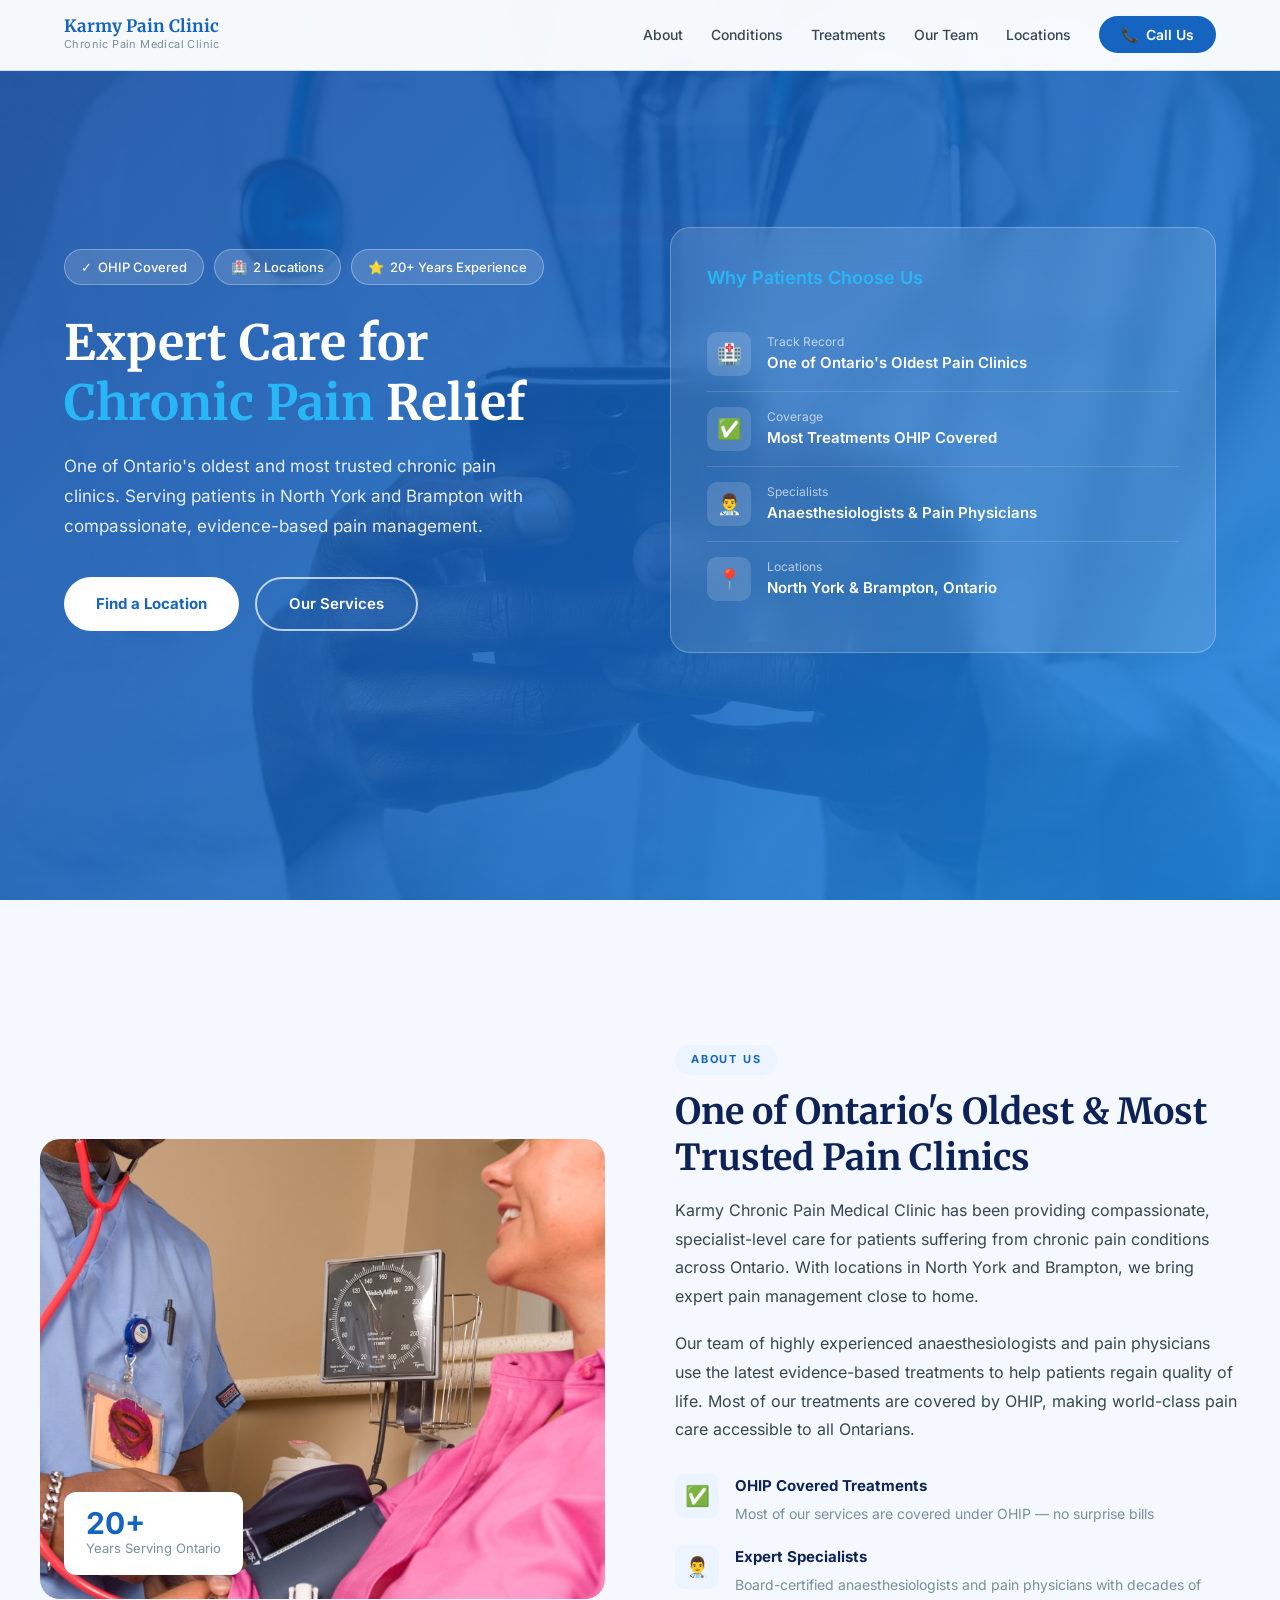
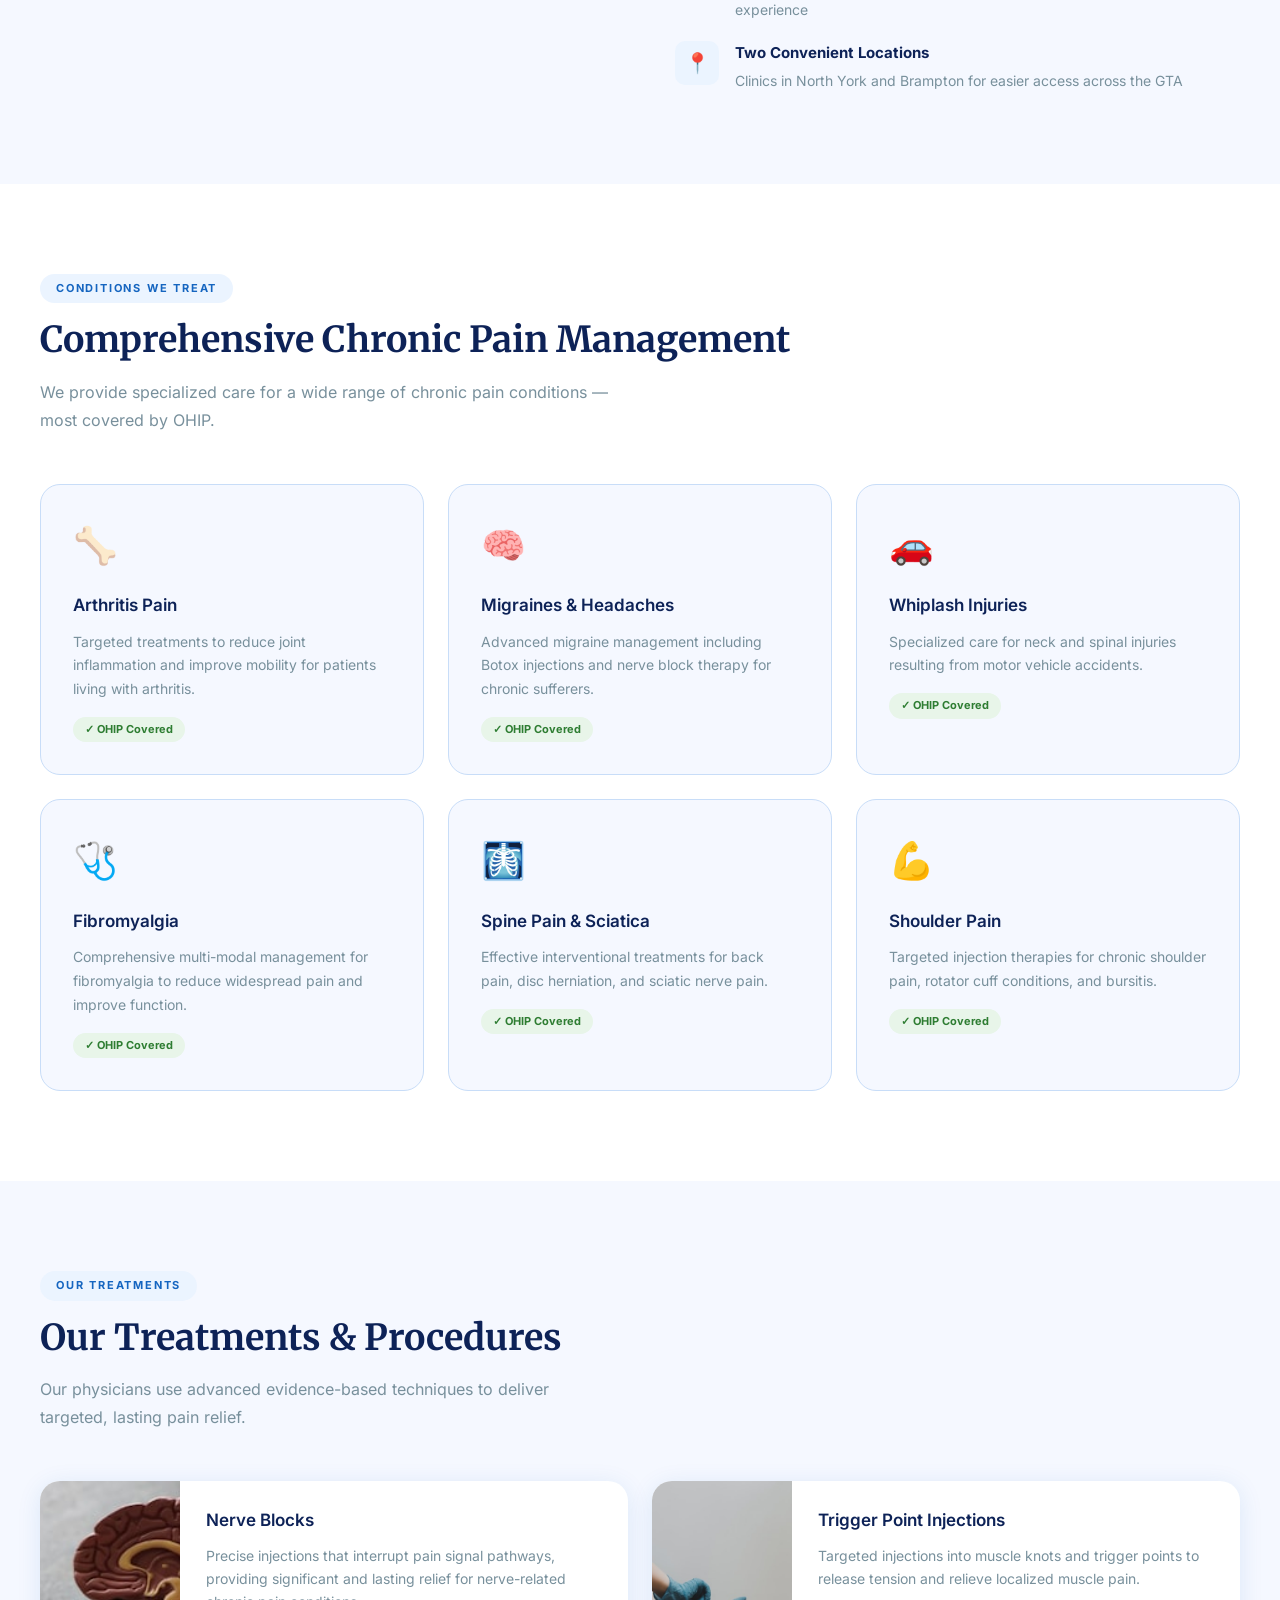
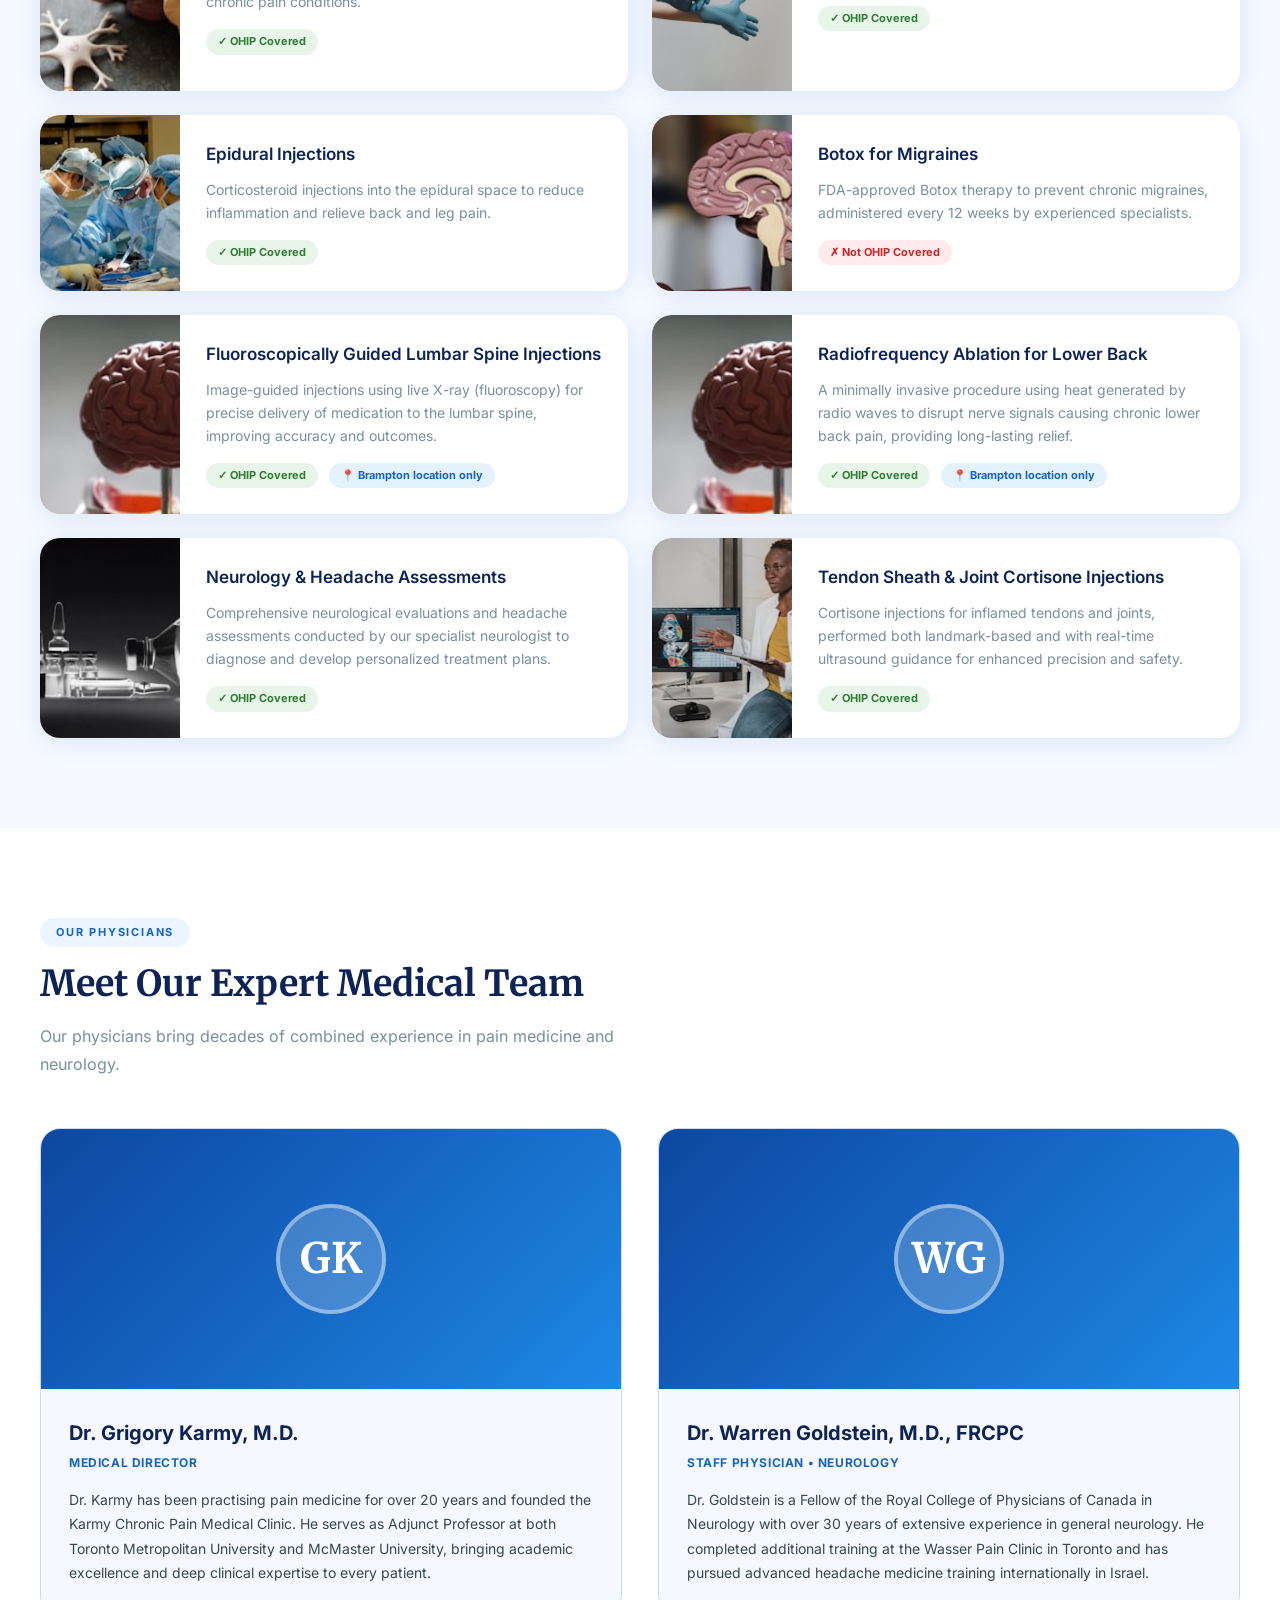
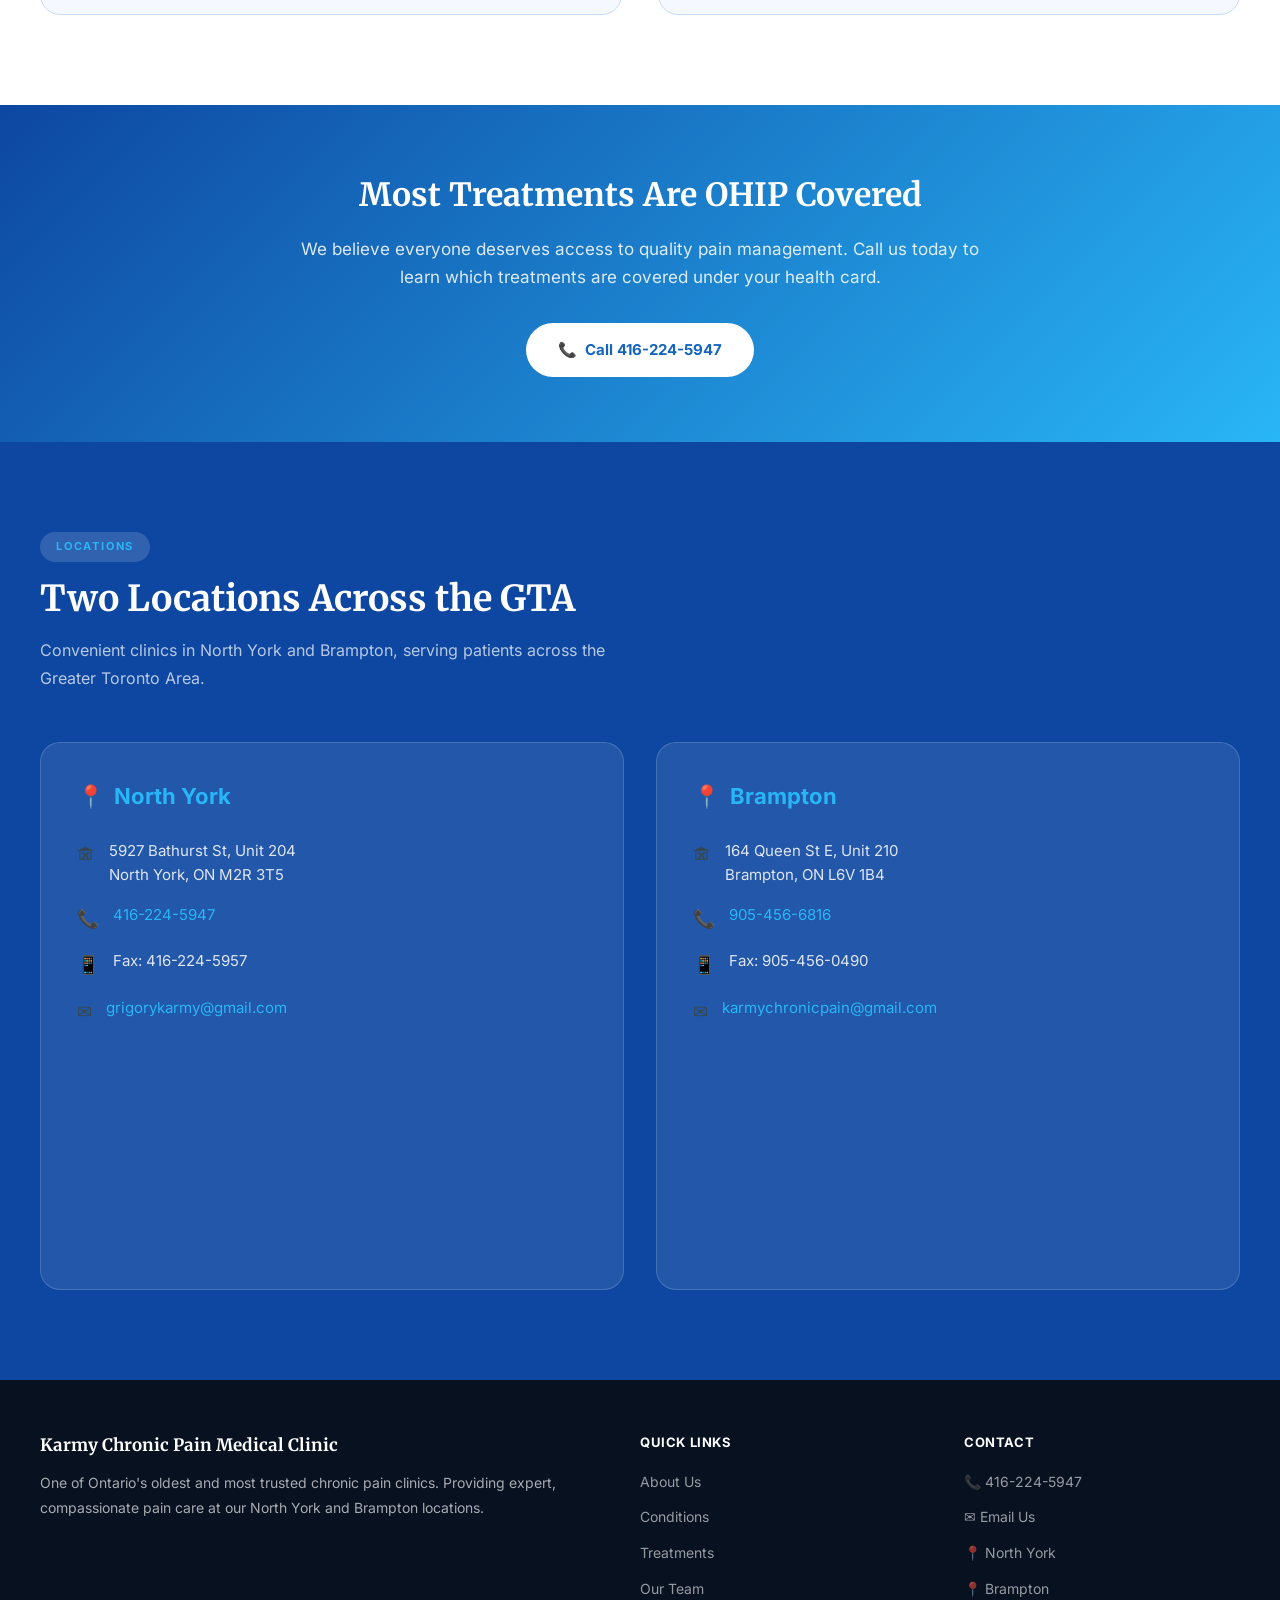
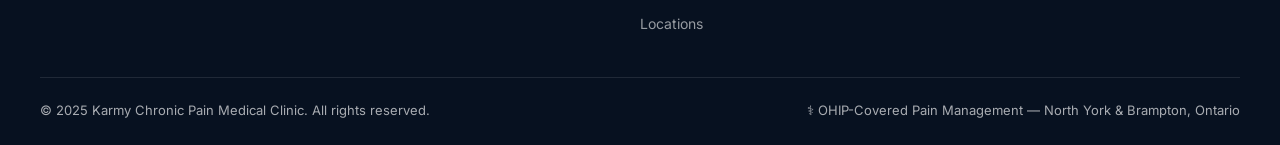
<file: index.html>
<!DOCTYPE html>
<html lang="en">
<head>
    <meta charset="UTF-8">
    <meta name="viewport" content="width=device-width, initial-scale=1.0">
    <meta name="color-scheme" content="light">

    <!-- ═══ PRIMARY SEO META TAGS ════════════════════════════════ -->
    <title>Karmy Chronic Pain Medical Clinic | Pain Specialist &amp; Neurologist in North York &amp; Brampton, Ontario</title>
    <meta name="description" content="Karmy Chronic Pain Medical Clinic — one of Ontario's oldest OHIP-covered pain clinics. Expert pain specialists and neurologist treating arthritis, migraines, sciatica, fibromyalgia, and whiplash in North York and Brampton. Nerve blocks, epidural injections, Botox for migraines, radiofrequency ablation, and more.">
    <meta name="keywords" content="pain clinic North York, pain clinic Brampton, pain clinic GTA, pain clinic Toronto, chronic pain treatment Ontario, OHIP pain clinic, pain management Toronto, pain specialist North York, pain doctor Brampton, neurologist North York, neurologist GTA, headache specialist Toronto, migraine specialist Toronto, anaesthesiologist pain clinic Ontario, nerve block North York, epidural injection Toronto, trigger point injection, Botox migraine North York, radiofrequency ablation Brampton, fluoroscopy guided injection, tendon sheath injection, joint cortisone injection ultrasound, arthritis treatment Toronto, fibromyalgia clinic Ontario, sciatica treatment North York, whiplash treatment Toronto, spine pain clinic GTA, shoulder pain clinic Toronto, Dr Grigory Karmy, Dr Warren Goldstein neurologist, Karmy pain clinic, Karmy Chronic Pain Medical Clinic, pain clinic Bathurst Street North York, Queen Street Brampton pain clinic, OHIP covered pain treatment, chronic pain Ontario, pain management clinic GTA, pain clinic near me Toronto">
    <meta name="robots" content="index, follow, max-snippet:-1, max-image-preview:large, max-video-preview:-1">
    <meta name="author" content="Karmy Chronic Pain Medical Clinic">
    <meta name="copyright" content="Karmy Chronic Pain Medical Clinic">

    <!-- ═══ GEO / LOCAL SEO ═══════════════════════════════════════ -->
    <meta name="geo.region" content="CA-ON">
    <meta name="geo.placename" content="North York, Ontario, Canada">
    <meta name="geo.position" content="43.7775;-79.4456">
    <meta name="ICBM" content="43.7775, -79.4456">

    <!-- ═══ CANONICAL URL ════════════════════════════════════════
         UPDATE this to your actual domain when you publish the site -->
    <link rel="icon" href="favicon.svg" type="image/svg+xml">
    <link rel="canonical" href="https://northyorkpainclinic.com/">

    <!-- ═══ OPEN GRAPH (Facebook / LinkedIn / general social) ════ -->
    <meta property="og:type" content="website">
    <meta property="og:site_name" content="Karmy Chronic Pain Medical Clinic">
    <meta property="og:url" content="https://northyorkpainclinic.com/">
    <meta property="og:title" content="Karmy Chronic Pain Medical Clinic | Pain Specialist & Neurologist – North York & Brampton">
    <meta property="og:description" content="One of Ontario's oldest OHIP-covered chronic pain clinics. Expert pain physicians and neurologist serving North York, Brampton, and the GTA. Most treatments covered by OHIP.">
    <meta property="og:image" content="https://northyorkpainclinic.com/assets/images/social-preview.jpg">
    <meta property="og:image:width" content="1200">
    <meta property="og:image:height" content="630">
    <meta property="og:image:alt" content="Karmy Chronic Pain Medical Clinic – professional medical clinic">
    <meta property="og:locale" content="en_CA">

    <!-- ═══ TWITTER / X CARD ════════════════════════════════════ -->
    <meta name="twitter:card" content="summary_large_image">
    <meta name="twitter:title" content="Karmy Chronic Pain Medical Clinic | Pain Specialist & Neurologist – North York & Brampton">
    <meta name="twitter:description" content="OHIP-covered chronic pain treatment in North York and Brampton. Nerve blocks, epidural injections, Botox for migraines, radiofrequency ablation, and more.">
    <meta name="twitter:image" content="https://northyorkpainclinic.com/assets/images/social-preview.jpg">

    <link href="assets/fonts/fonts.css" rel="stylesheet">
    <style>
        *, *::before, *::after { margin: 0; padding: 0; box-sizing: border-box; }

        :root {
            --primary:       #1565C0;
            --primary-dark:  #0D47A1;
            --primary-light: #1E88E5;
            --accent:        #29B6F6;
            --bg-light:      #EBF4FF;
            --bg-section:    #F5F8FF;
            --white:         #FFFFFF;
            --text-dark:     #0D2257;
            --text-body:     #37474F;
            --text-muted:    #78909C;
            --border:        #C8DDF8;
            --shadow:        0 4px 24px rgba(21,101,192,0.11);
            --shadow-hover:  0 10px 36px rgba(21,101,192,0.20);
            --radius:        12px;
            --radius-lg:     20px;
        }

        html { scroll-behavior: smooth; }

        body {
            font-family: 'Inter', sans-serif;
            background: var(--white);
            color: var(--text-body);
            line-height: 1.6;
            overflow-x: hidden;
        }

        /* ── NAV ─────────────────────────────────────── */
        nav {
            position: fixed;
            top: 0; width: 100%;
            z-index: 1000;
            background: rgba(255,255,255,0.96);
            backdrop-filter: blur(12px);
            border-bottom: 1px solid var(--border);
            transition: box-shadow .3s;
        }
        nav.scrolled { box-shadow: var(--shadow); }

        .nav-container {
            max-width: 1200px;
            margin: 0 auto;
            padding: 0 24px;
            display: flex;
            align-items: center;
            justify-content: space-between;
            height: 70px;
        }

        .nav-logo-name {
            font-family: 'Merriweather', serif;
            font-size: 17px;
            font-weight: 700;
            color: var(--primary);
            line-height: 1.2;
        }
        .nav-logo-sub {
            font-size: 11px;
            color: var(--text-muted);
            letter-spacing: .4px;
        }

        .nav-links {
            display: flex;
            list-style: none;
            gap: 28px;
            align-items: center;
        }
        .nav-links a {
            text-decoration: none;
            color: var(--text-body);
            font-size: 14px;
            font-weight: 500;
            transition: color .2s;
        }
        .nav-links a:hover { color: var(--primary); }

        .nav-cta {
            background: var(--primary) !important;
            color: var(--white) !important;
            padding: 10px 22px;
            border-radius: 50px;
            font-weight: 600 !important;
            transition: background .2s, transform .2s !important;
        }
        .nav-cta:hover {
            background: var(--primary-dark) !important;
            transform: translateY(-1px);
        }

        /* hamburger */
        .hamburger {
            display: none;
            flex-direction: column;
            gap: 5px;
            cursor: pointer;
            background: none;
            border: none;
            padding: 4px;
        }
        .hamburger span {
            display: block; width: 25px; height: 2px;
            background: var(--primary); border-radius: 2px;
            transition: all .3s;
        }
        .hamburger.active span:nth-child(1) { transform: rotate(45deg) translate(5px,5px); }
        .hamburger.active span:nth-child(2) { opacity: 0; }
        .hamburger.active span:nth-child(3) { transform: rotate(-45deg) translate(5px,-5px); }

        .mobile-menu {
            display: none;
            flex-direction: column;
            background: var(--white);
            border-top: 1px solid var(--border);
            padding: 12px 24px 20px;
        }
        .mobile-menu.open { display: flex; }
        .mobile-menu a {
            text-decoration: none;
            color: var(--text-body);
            font-size: 15px;
            font-weight: 500;
            padding: 13px 0;
            border-bottom: 1px solid var(--border);
        }
        .mobile-menu a:last-child {
            border-bottom: none;
            color: var(--primary);
            font-weight: 700;
        }

        /* ── HERO ────────────────────────────────────── */
        .hero {
            min-height: 100vh;
            background: linear-gradient(135deg, var(--primary-dark) 0%, var(--primary) 55%, var(--primary-light) 100%);
            display: flex;
            align-items: center;
            position: relative;
            overflow: hidden;
            padding-top: 70px;
        }
        .hero::before {
            content: '';
            position: absolute; inset: 0;
            background: url('assets/images/hero-background.jpg') center/cover no-repeat;
            opacity: .13;
        }

        .hero-content {
            position: relative;
            max-width: 1200px;
            margin: 0 auto;
            padding: 80px 24px;
            display: grid;
            grid-template-columns: 1fr 1fr;
            gap: 60px;
            align-items: center;
        }

        .hero-badges {
            display: flex; flex-wrap: wrap; gap: 10px;
            margin-bottom: 28px;
        }
        .badge {
            background: rgba(255,255,255,.15);
            border: 1px solid rgba(255,255,255,.3);
            color: var(--white);
            padding: 7px 16px;
            border-radius: 50px;
            font-size: 13px;
            font-weight: 500;
        }

        .hero-text h1 {
            font-family: 'Merriweather', serif;
            font-size: clamp(30px, 3.8vw, 50px);
            font-weight: 700;
            color: var(--white);
            line-height: 1.22;
            margin-bottom: 20px;
        }
        .hero-text h1 span { color: var(--accent); }

        .hero-text p {
            font-size: 17px;
            color: rgba(255,255,255,.88);
            line-height: 1.75;
            margin-bottom: 36px;
            max-width: 480px;
        }

        .hero-buttons { display: flex; gap: 16px; flex-wrap: wrap; }

        .btn-primary {
            background: var(--white);
            color: var(--primary);
            padding: 15px 32px;
            border-radius: 50px;
            text-decoration: none;
            font-weight: 700;
            font-size: 15px;
            transition: transform .2s, box-shadow .2s;
            display: inline-block;
        }
        .btn-primary:hover { transform: translateY(-2px); box-shadow: 0 8px 24px rgba(0,0,0,.18); }

        .btn-outline {
            border: 2px solid rgba(255,255,255,.7);
            color: var(--white);
            padding: 13px 32px;
            border-radius: 50px;
            text-decoration: none;
            font-weight: 600;
            font-size: 15px;
            transition: background .2s, transform .2s;
            display: inline-block;
        }
        .btn-outline:hover { background: rgba(255,255,255,.15); transform: translateY(-2px); }

        /* hero info card */
        .hero-card {
            background: rgba(255,255,255,.12);
            backdrop-filter: blur(16px);
            border: 1px solid rgba(255,255,255,.25);
            border-radius: var(--radius-lg);
            padding: 36px;
            color: var(--white);
        }
        .hero-card h3 { font-size: 18px; font-weight: 600; margin-bottom: 24px; color: var(--accent); }

        .hero-stat {
            display: flex; align-items: flex-start; gap: 16px;
            padding: 15px 0;
            border-bottom: 1px solid rgba(255,255,255,.15);
        }
        .hero-stat:last-child { border-bottom: none; }
        .stat-icon {
            width: 44px; height: 44px; flex-shrink: 0;
            background: rgba(255,255,255,.15);
            border-radius: 10px;
            display: flex; align-items: center; justify-content: center;
            font-size: 20px;
        }
        .stat-label { font-size: 12px; color: rgba(255,255,255,.65); }
        .stat-value { font-size: 15px; font-weight: 600; }

        /* ── SHARED SECTION STYLES ───────────────────── */
        section { padding: 90px 24px; }

        .section-inner { max-width: 1200px; margin: 0 auto; }

        .section-tag {
            display: inline-block;
            background: var(--bg-light);
            color: var(--primary);
            font-size: 11px;
            font-weight: 700;
            letter-spacing: 1.8px;
            text-transform: uppercase;
            padding: 6px 16px;
            border-radius: 50px;
            margin-bottom: 14px;
        }
        .section-title {
            font-family: 'Merriweather', serif;
            font-size: clamp(24px, 2.8vw, 36px);
            font-weight: 700;
            color: var(--text-dark);
            line-height: 1.3;
            margin-bottom: 14px;
        }
        .section-subtitle {
            font-size: 16px;
            color: var(--text-muted);
            line-height: 1.75;
            max-width: 580px;
        }

        /* ── ABOUT ───────────────────────────────────── */
        .about { background: var(--bg-section); }

        .about-grid {
            display: grid;
            grid-template-columns: 1fr 1fr;
            gap: 70px;
            align-items: center;
            margin-top: 55px;
        }

        .about-image { position: relative; border-radius: var(--radius-lg); overflow: hidden; }
        .about-image img {
            width: 100%; height: 460px;
            object-fit: cover; display: block;
        }
        .about-image-badge {
            position: absolute; bottom: 24px; left: 24px;
            background: var(--white);
            border-radius: var(--radius);
            padding: 16px 22px;
            box-shadow: var(--shadow);
        }
        .about-image-badge .num { font-size: 30px; font-weight: 700; color: var(--primary); line-height: 1; }
        .about-image-badge .lbl { font-size: 13px; color: var(--text-muted); }

        .about-text p { font-size: 16px; line-height: 1.8; margin-bottom: 18px; }

        .about-features { display: flex; flex-direction: column; gap: 18px; margin-top: 30px; }
        .about-feature { display: flex; align-items: flex-start; gap: 16px; }
        .feature-icon {
            width: 44px; height: 44px; flex-shrink: 0;
            background: var(--bg-light);
            border-radius: 10px;
            display: flex; align-items: center; justify-content: center;
            font-size: 20px;
        }
        .feature-text strong { display: block; font-size: 15px; color: var(--text-dark); margin-bottom: 3px; }
        .feature-text span { font-size: 14px; color: var(--text-muted); }

        /* ── CONDITIONS ──────────────────────────────── */
        .services { background: var(--white); }

        .services-grid {
            display: grid;
            grid-template-columns: repeat(3, 1fr);
            gap: 24px;
            margin-top: 50px;
        }

        .service-card {
            background: var(--bg-section);
            border: 1px solid var(--border);
            border-radius: var(--radius-lg);
            padding: 32px;
            position: relative;
            overflow: hidden;
            transition: transform .3s, box-shadow .3s, border-color .3s;
        }
        .service-card::before {
            content: '';
            position: absolute; top: 0; left: 0;
            width: 4px; height: 100%;
            background: var(--primary);
            opacity: 0; transition: opacity .3s;
        }
        .service-card:hover { transform: translateY(-4px); box-shadow: var(--shadow-hover); border-color: var(--primary-light); }
        .service-card:hover::before { opacity: 1; }

        .service-icon { font-size: 36px; margin-bottom: 18px; }
        .service-card h3 { font-size: 17px; font-weight: 600; color: var(--text-dark); margin-bottom: 10px; }
        .service-card p { font-size: 14px; color: var(--text-muted); line-height: 1.7; }

        .ohip-tag {
            display: inline-block;
            background: #E8F5E9;
            color: #2E7D32;
            font-size: 11px;
            font-weight: 700;
            padding: 4px 12px;
            border-radius: 50px;
            margin-top: 16px;
        }

        .not-ohip-tag {
            display: inline-block;
            background: #FFEBEE;
            color: #C62828;
            font-size: 11px;
            font-weight: 700;
            padding: 4px 12px;
            border-radius: 50px;
            margin-top: 16px;
        }

        .location-only-tag {
            display: inline-block;
            background: #E3F2FD;
            color: #1565C0;
            font-size: 11px;
            font-weight: 700;
            padding: 4px 12px;
            border-radius: 50px;
            margin-top: 8px;
            margin-left: 6px;
        }

        /* ── TREATMENTS ──────────────────────────────── */
        .treatments { background: var(--bg-section); }

        .treatments-grid {
            display: grid;
            grid-template-columns: repeat(2, 1fr);
            gap: 24px;
            margin-top: 50px;
        }

        .treatment-card {
            background: var(--white);
            border-radius: var(--radius-lg);
            overflow: hidden;
            box-shadow: var(--shadow);
            display: flex;
            transition: transform .3s, box-shadow .3s;
        }
        .treatment-card:hover { transform: translateY(-4px); box-shadow: var(--shadow-hover); }

        .treatment-img { width: 140px; flex-shrink: 0; object-fit: cover; }
        .treatment-body { padding: 26px; }
        .treatment-body h3 { font-size: 17px; font-weight: 600; color: var(--text-dark); margin-bottom: 9px; }
        .treatment-body p { font-size: 14px; color: var(--text-muted); line-height: 1.65; }

        /* ── TEAM ────────────────────────────────────── */
        .team { background: var(--white); }

        .team-grid {
            display: grid;
            grid-template-columns: repeat(2, 1fr);
            gap: 36px;
            margin-top: 50px;
        }

        .team-card {
            background: var(--bg-section);
            border: 1px solid var(--border);
            border-radius: var(--radius-lg);
            overflow: hidden;
            transition: box-shadow .3s;
        }
        .team-card:hover { box-shadow: var(--shadow-hover); }

        .team-img-wrap {
            height: 260px;
            background: linear-gradient(135deg, var(--primary-dark), var(--primary-light));
            display: flex; align-items: center; justify-content: center;
        }
        .team-avatar {
            width: 110px; height: 110px;
            background: rgba(255,255,255,.2);
            border-radius: 50%;
            border: 4px solid rgba(255,255,255,.4);
            display: flex; align-items: center; justify-content: center;
            font-family: 'Merriweather', serif;
            font-size: 42px; font-weight: 700;
            color: var(--white);
        }

        .team-body { padding: 28px; }
        .team-name { font-size: 20px; font-weight: 700; color: var(--text-dark); margin-bottom: 4px; }
        .team-role {
            font-size: 12px; font-weight: 700;
            color: var(--primary);
            text-transform: uppercase; letter-spacing: .6px;
            margin-bottom: 16px;
        }
        .team-bio { font-size: 14px; line-height: 1.75; color: var(--text-body); }

        /* ── OHIP BANNER ─────────────────────────────── */
        .ohip-banner {
            background: linear-gradient(135deg, #0D47A1, #29B6F6);
            padding: 65px 24px;
            text-align: center;
        }
        .ohip-banner-inner { max-width: 680px; margin: 0 auto; }
        .ohip-banner h2 {
            font-family: 'Merriweather', serif;
            font-size: clamp(22px, 2.8vw, 32px);
            color: var(--white);
            margin-bottom: 14px;
        }
        .ohip-banner p { font-size: 17px; color: rgba(255,255,255,.85); margin-bottom: 32px; line-height: 1.65; }

        /* ── LOCATIONS ───────────────────────────────── */
        .locations { background: var(--primary-dark); }
        .locations .section-title { color: var(--white); }
        .locations .section-tag { background: rgba(255,255,255,.15); color: var(--accent); }
        .locations .section-subtitle { color: rgba(255,255,255,.7); }

        .locations-grid {
            display: grid;
            grid-template-columns: repeat(2, 1fr);
            gap: 32px;
            margin-top: 50px;
        }

        .location-card {
            background: rgba(255,255,255,.09);
            border: 1px solid rgba(255,255,255,.16);
            border-radius: var(--radius-lg);
            padding: 36px;
            transition: background .3s;
        }
        .location-card:hover { background: rgba(255,255,255,.14); }

        .location-name {
            font-size: 22px; font-weight: 700;
            color: var(--accent);
            margin-bottom: 24px;
        }

        .location-detail { display: flex; gap: 14px; margin-bottom: 16px; }
        .location-detail-icon { font-size: 18px; flex-shrink: 0; margin-top: 2px; }
        .location-detail-text { font-size: 15px; color: rgba(255,255,255,.85); line-height: 1.6; }
        .location-detail-text a { color: var(--accent); text-decoration: none; }
        .location-detail-text a:hover { text-decoration: underline; }

        .map-embed { margin-top: 26px; border-radius: var(--radius); overflow: hidden; height: 200px; }
        .map-embed iframe { width: 100%; height: 100%; border: none; }

        /* ── FOOTER ──────────────────────────────────── */
        footer {
            background: #071120;
            color: rgba(255,255,255,.65);
            padding: 52px 24px 24px;
        }
        .footer-inner { max-width: 1200px; margin: 0 auto; }

        .footer-grid {
            display: grid;
            grid-template-columns: 2fr 1fr 1fr;
            gap: 48px;
            margin-bottom: 40px;
        }

        .footer-brand-name {
            font-family: 'Merriweather', serif;
            font-size: 17px; font-weight: 700;
            color: var(--white);
            margin-bottom: 12px;
        }
        .footer-brand-desc { font-size: 14px; line-height: 1.75; }

        .footer-col h4 {
            font-size: 13px; font-weight: 700;
            color: var(--white);
            text-transform: uppercase; letter-spacing: .6px;
            margin-bottom: 16px;
        }
        .footer-col ul { list-style: none; display: flex; flex-direction: column; gap: 10px; }
        .footer-col ul li a {
            color: rgba(255,255,255,.58);
            text-decoration: none;
            font-size: 14px;
            transition: color .2s;
        }
        .footer-col ul li a:hover { color: var(--accent); }

        .footer-bottom {
            border-top: 1px solid rgba(255,255,255,.1);
            padding-top: 22px;
            display: flex; justify-content: space-between; align-items: center;
            flex-wrap: wrap; gap: 10px;
            font-size: 13px;
        }

        /* ── RESPONSIVE ──────────────────────────────── */
        @media (max-width: 960px) {
            .hero-content { grid-template-columns: 1fr; text-align: center; }
            .hero-text p { max-width: 100%; }
            .hero-buttons, .hero-badges { justify-content: center; }
            .hero-card { display: none; }
            .about-grid { grid-template-columns: 1fr; }
            .services-grid { grid-template-columns: repeat(2, 1fr); }
            .footer-grid { grid-template-columns: 1fr 1fr; }
        }

        @media (max-width: 768px) {
            .nav-links { display: none; }
            .hamburger { display: flex; }
            section { padding: 60px 20px; }
            .treatments-grid, .team-grid, .locations-grid { grid-template-columns: 1fr; }
            .treatment-card { flex-direction: column; }
            .treatment-img { width: 100%; height: 180px; }
            .footer-grid { grid-template-columns: 1fr; gap: 32px; }
            .footer-bottom { flex-direction: column; text-align: center; }
        }

        @media (max-width: 560px) {
            .services-grid { grid-template-columns: 1fr; }
        }
    </style>

    <!-- ═══ STRUCTURED DATA — Schema.org JSON-LD ════════════════
         Helps Google, Bing, ChatGPT, Perplexity, Siri, Alexa,
         and other AI tools understand and recommend this clinic.
         UPDATE the "url" fields to your actual domain when live. -->
    <script type="application/ld+json">
    {
      "@context": "https://schema.org",
      "@graph": [

        {
          "@type": "MedicalClinic",
          "@id": "https://northyorkpainclinic.com/#organization",
          "name": "Karmy Chronic Pain Medical Clinic",
          "alternateName": ["Karmy Pain Clinic", "North York Pain Clinic"],
          "url": "https://northyorkpainclinic.com/",
          "description": "One of Ontario's oldest chronic pain clinics offering OHIP-covered pain management in North York and Brampton. Services include nerve blocks, epidural injections, trigger point injections, Botox for migraines, radiofrequency ablation, fluoroscopically guided lumbar injections, neurology and headache assessments, and ultrasound-guided cortisone injections.",
          "medicalSpecialty": ["Pain Medicine", "Anesthesiology", "Neurology"],
          "isAcceptingNewPatients": true,
          "availableService": [
            { "@type": "MedicalProcedure", "name": "Nerve Blocks", "procedureType": "Therapeutic" },
            { "@type": "MedicalProcedure", "name": "Trigger Point Injections", "procedureType": "Therapeutic" },
            { "@type": "MedicalProcedure", "name": "Epidural Steroid Injections", "procedureType": "Therapeutic" },
            { "@type": "MedicalProcedure", "name": "Botox Injections for Migraines", "procedureType": "Therapeutic" },
            { "@type": "MedicalProcedure", "name": "Fluoroscopically Guided Lumbar Spine Injections", "procedureType": "Therapeutic" },
            { "@type": "MedicalProcedure", "name": "Radiofrequency Ablation for Lower Back Pain", "procedureType": "Therapeutic" },
            { "@type": "MedicalProcedure", "name": "Neurology and Headache Assessments", "procedureType": "Diagnostic" },
            { "@type": "MedicalProcedure", "name": "Tendon Sheath and Joint Cortisone Injections", "procedureType": "Therapeutic" },
            { "@type": "MedicalProcedure", "name": "Ultrasound-Guided Joint Injections", "procedureType": "Therapeutic" }
          ],
          "conditionsHandled": [
            { "@type": "MedicalCondition", "name": "Arthritis", "alternateName": "Joint Arthritis Pain" },
            { "@type": "MedicalCondition", "name": "Chronic Migraine", "alternateName": "Migraines and Headaches" },
            { "@type": "MedicalCondition", "name": "Whiplash", "alternateName": "Whiplash Injury" },
            { "@type": "MedicalCondition", "name": "Fibromyalgia" },
            { "@type": "MedicalCondition", "name": "Lumbar Radiculopathy", "alternateName": "Sciatica" },
            { "@type": "MedicalCondition", "name": "Spinal Pain", "alternateName": "Back Pain, Spine Pain" },
            { "@type": "MedicalCondition", "name": "Shoulder Pain" },
            { "@type": "MedicalCondition", "name": "Chronic Pain" }
          ],
          "employee": [
            {
              "@type": "Physician",
              "@id": "https://northyorkpainclinic.com/#dr-karmy",
              "name": "Dr. Grigory Karmy",
              "honorificPrefix": "Dr.",
              "givenName": "Grigory",
              "familyName": "Karmy",
              "honorificSuffix": "M.D.",
              "jobTitle": "Medical Director",
              "medicalSpecialty": "Pain Medicine",
              "description": "Medical Director with over 20 years of experience in pain medicine. Adjunct Professor at Toronto Metropolitan University and McMaster University.",
              "worksFor": { "@id": "https://northyorkpainclinic.com/#organization" },
              "affiliation": [
                { "@type": "CollegeOrUniversity", "name": "Toronto Metropolitan University" },
                { "@type": "CollegeOrUniversity", "name": "McMaster University" }
              ]
            },
            {
              "@type": "Physician",
              "@id": "https://northyorkpainclinic.com/#dr-goldstein",
              "name": "Dr. Warren Goldstein",
              "honorificPrefix": "Dr.",
              "givenName": "Warren",
              "familyName": "Goldstein",
              "honorificSuffix": "M.D., FRCPC",
              "jobTitle": "Staff Physician – Neurology",
              "medicalSpecialty": "Neurology",
              "description": "Fellow of the Royal College of Physicians of Canada in Neurology with over 30 years of experience in general neurology and headache medicine. Additional training at the Wasser Pain Clinic, Toronto, and advanced headache training in Israel.",
              "worksFor": { "@id": "https://northyorkpainclinic.com/#organization" }
            }
          ]
        },

        {
          "@type": ["MedicalClinic", "LocalBusiness"],
          "@id": "https://northyorkpainclinic.com/#north-york",
          "name": "Karmy Chronic Pain Medical Clinic – North York",
          "parentOrganization": { "@id": "https://northyorkpainclinic.com/#organization" },
          "url": "https://northyorkpainclinic.com/",
          "address": {
            "@type": "PostalAddress",
            "streetAddress": "5927 Bathurst St, Unit 204",
            "addressLocality": "North York",
            "addressRegion": "ON",
            "postalCode": "M2R 3T5",
            "addressCountry": "CA"
          },
          "geo": {
            "@type": "GeoCoordinates",
            "latitude": 43.7775,
            "longitude": -79.4456
          },
          "telephone": "+14162245947",
          "faxNumber": "+14162245957",
          "email": "grigorykarmy@gmail.com",
          "priceRange": "OHIP Covered",
          "paymentAccepted": "OHIP",
          "currenciesAccepted": "CAD",
          "areaServed": [
            { "@type": "City", "name": "North York" },
            { "@type": "City", "name": "Toronto" },
            { "@type": "City", "name": "Thornhill" },
            { "@type": "City", "name": "Richmond Hill" },
            { "@type": "AdministrativeArea", "name": "Greater Toronto Area" }
          ],
          "hasMap": "https://maps.google.com/maps?q=5927+Bathurst+St+Unit+204+North+York+ON+M2R+3T5"
        },

        {
          "@type": ["MedicalClinic", "LocalBusiness"],
          "@id": "https://northyorkpainclinic.com/#brampton",
          "name": "Karmy Chronic Pain Medical Clinic – Brampton",
          "parentOrganization": { "@id": "https://northyorkpainclinic.com/#organization" },
          "url": "https://northyorkpainclinic.com/",
          "address": {
            "@type": "PostalAddress",
            "streetAddress": "164 Queen St E, Unit 210",
            "addressLocality": "Brampton",
            "addressRegion": "ON",
            "postalCode": "L6V 1B4",
            "addressCountry": "CA"
          },
          "geo": {
            "@type": "GeoCoordinates",
            "latitude": 43.6848,
            "longitude": -79.7599
          },
          "telephone": "+19054566816",
          "faxNumber": "+19054560490",
          "email": "karmychronicpain@gmail.com",
          "priceRange": "OHIP Covered",
          "paymentAccepted": "OHIP",
          "currenciesAccepted": "CAD",
          "areaServed": [
            { "@type": "City", "name": "Brampton" },
            { "@type": "City", "name": "Mississauga" },
            { "@type": "City", "name": "Caledon" },
            { "@type": "City", "name": "Georgetown" },
            { "@type": "AdministrativeArea", "name": "Greater Toronto Area" }
          ],
          "hasMap": "https://maps.google.com/maps?q=164+Queen+St+E+Unit+210+Brampton+ON+L6V+1B4"
        },

        {
          "@type": "FAQPage",
          "mainEntity": [
            {
              "@type": "Question",
              "name": "Are treatments at Karmy Chronic Pain Medical Clinic covered by OHIP?",
              "acceptedAnswer": {
                "@type": "Answer",
                "text": "Yes, most treatments at Karmy Chronic Pain Medical Clinic are covered by OHIP (Ontario Health Insurance Plan). Covered services include nerve blocks, trigger point injections, epidural steroid injections, Botox injections for chronic migraines, fluoroscopically guided lumbar spine injections, radiofrequency ablation, neurology and headache assessments, and cortisone injections. Contact us at 416-224-5947 to confirm OHIP coverage for your specific condition."
              }
            },
            {
              "@type": "Question",
              "name": "Where is Karmy Chronic Pain Medical Clinic located?",
              "acceptedAnswer": {
                "@type": "Answer",
                "text": "Karmy Chronic Pain Medical Clinic has two locations: North York at 5927 Bathurst St, Unit 204, North York, ON M2R 3T5 (phone: 416-224-5947), and Brampton at 164 Queen St E, Unit 210, Brampton, ON L6V 1B4 (phone: 905-456-6816)."
              }
            },
            {
              "@type": "Question",
              "name": "What chronic pain conditions does Karmy Clinic treat?",
              "acceptedAnswer": {
                "@type": "Answer",
                "text": "Karmy Chronic Pain Medical Clinic treats arthritis, chronic migraines and headaches, whiplash injuries, fibromyalgia, spine pain, sciatica, and shoulder pain. Our team of experienced pain physicians and neurologist provides comprehensive assessments and personalized evidence-based treatment plans."
              }
            },
            {
              "@type": "Question",
              "name": "Is there a neurologist at Karmy Chronic Pain Medical Clinic?",
              "acceptedAnswer": {
                "@type": "Answer",
                "text": "Yes. Dr. Warren Goldstein, M.D., FRCPC is a specialist neurologist with over 30 years of experience in general neurology and headache medicine. He completed additional headache training at the Wasser Pain Clinic in Toronto and internationally in Israel. Neurology and headache assessments are OHIP covered."
              }
            },
            {
              "@type": "Question",
              "name": "Which treatments are available only at the Brampton location?",
              "acceptedAnswer": {
                "@type": "Answer",
                "text": "Fluoroscopically guided lumbar spine injections and radiofrequency ablation for lower back pain are currently available exclusively at our Brampton location (164 Queen St E, Unit 210). Call 905-456-6816 to book."
              }
            },
            {
              "@type": "Question",
              "name": "Who is the Medical Director of Karmy Chronic Pain Medical Clinic?",
              "acceptedAnswer": {
                "@type": "Answer",
                "text": "Dr. Grigory Karmy, M.D. is the Medical Director. He has over 20 years of experience in pain medicine and is Adjunct Professor at Toronto Metropolitan University and McMaster University."
              }
            },
            {
              "@type": "Question",
              "name": "How do I book an appointment at Karmy Chronic Pain Medical Clinic?",
              "acceptedAnswer": {
                "@type": "Answer",
                "text": "Call our North York clinic at 416-224-5947 or our Brampton clinic at 905-456-6816. You can also email grigorykarmy@gmail.com (North York) or karmychronicpain@gmail.com (Brampton)."
              }
            },
            {
              "@type": "Question",
              "name": "Does Karmy Clinic offer Botox injections for migraines?",
              "acceptedAnswer": {
                "@type": "Answer",
                "text": "Yes. We offer FDA-approved Botox therapy to prevent chronic migraines, administered every 12 weeks by our experienced specialists. This treatment is OHIP covered for eligible patients with chronic migraines."
              }
            },
            {
              "@type": "Question",
              "name": "What is radiofrequency ablation and is it covered by OHIP?",
              "acceptedAnswer": {
                "@type": "Answer",
                "text": "Radiofrequency ablation (RFA) is a minimally invasive procedure using heat generated by radio waves to disrupt nerve signals that cause chronic lower back pain, providing long-lasting relief. It is available at our Brampton location and is covered by OHIP."
              }
            }
          ]
        },

        {
          "@type": "BreadcrumbList",
          "itemListElement": [
            { "@type": "ListItem", "position": 1, "name": "Home",             "item": "https://northyorkpainclinic.com/" },
            { "@type": "ListItem", "position": 2, "name": "About Us",         "item": "https://northyorkpainclinic.com/#about" },
            { "@type": "ListItem", "position": 3, "name": "Conditions",       "item": "https://northyorkpainclinic.com/#services" },
            { "@type": "ListItem", "position": 4, "name": "Treatments",       "item": "https://northyorkpainclinic.com/#treatments" },
            { "@type": "ListItem", "position": 5, "name": "Our Team",         "item": "https://northyorkpainclinic.com/#team" },
            { "@type": "ListItem", "position": 6, "name": "Locations",        "item": "https://northyorkpainclinic.com/#locations" }
          ]
        }

      ]
    }
    </script>
</head>
<body>

<!-- ═══ NAVIGATION ════════════════════════════════════════ -->
<nav id="navbar">
    <div class="nav-container">
        <div class="nav-logo">
            <div class="nav-logo-name">Karmy Pain Clinic</div>
            <div class="nav-logo-sub">Chronic Pain Medical Clinic</div>
        </div>
        <ul class="nav-links">
            <li><a href="#about">About</a></li>
            <li><a href="#services">Conditions</a></li>
            <li><a href="#treatments">Treatments</a></li>
            <li><a href="#team">Our Team</a></li>
            <li><a href="#locations">Locations</a></li>
            <li><a href="tel:4162245947" class="nav-cta">&#128222;&nbsp; Call Us</a></li>
        </ul>
        <button class="hamburger" id="hamburger" aria-label="Open menu">
            <span></span><span></span><span></span>
        </button>
    </div>
    <div class="mobile-menu" id="mobileMenu">
        <a href="#about"       onclick="closeMobile()">About</a>
        <a href="#services"    onclick="closeMobile()">Conditions We Treat</a>
        <a href="#treatments"  onclick="closeMobile()">Treatments</a>
        <a href="#team"        onclick="closeMobile()">Our Team</a>
        <a href="#locations"   onclick="closeMobile()">Locations</a>
        <a href="tel:4162245947" onclick="closeMobile()">&#128222;&nbsp; Call 416-224-5947</a>
    </div>
</nav>

<!-- ═══ HERO ══════════════════════════════════════════════ -->
<section class="hero" id="home">
    <div class="hero-content">
        <div class="hero-text">
            <div class="hero-badges">
                <span class="badge">&#10003;&nbsp; OHIP Covered</span>
                <span class="badge">&#127973;&nbsp; 2 Locations</span>
                <span class="badge">&#11088;&nbsp; 20+ Years Experience</span>
            </div>
            <h1>Expert Care for <span>Chronic Pain</span> Relief</h1>
            <p>One of Ontario's oldest and most trusted chronic pain clinics. Serving patients in North York and Brampton with compassionate, evidence-based pain management.</p>
            <div class="hero-buttons">
                <a href="#locations" class="btn-primary">Find a Location</a>
                <a href="#services"  class="btn-outline">Our Services</a>
            </div>
        </div>
        <div class="hero-card">
            <h3>Why Patients Choose Us</h3>
            <div class="hero-stat">
                <div class="stat-icon">&#127973;</div>
                <div>
                    <div class="stat-label">Track Record</div>
                    <div class="stat-value">One of Ontario's Oldest Pain Clinics</div>
                </div>
            </div>
            <div class="hero-stat">
                <div class="stat-icon">&#9989;</div>
                <div>
                    <div class="stat-label">Coverage</div>
                    <div class="stat-value">Most Treatments OHIP Covered</div>
                </div>
            </div>
            <div class="hero-stat">
                <div class="stat-icon">&#128104;&#8205;&#9877;</div>
                <div>
                    <div class="stat-label">Specialists</div>
                    <div class="stat-value">Anaesthesiologists &amp; Pain Physicians</div>
                </div>
            </div>
            <div class="hero-stat">
                <div class="stat-icon">&#128205;</div>
                <div>
                    <div class="stat-label">Locations</div>
                    <div class="stat-value">North York &amp; Brampton, Ontario</div>
                </div>
            </div>
        </div>
    </div>
</section>

<!-- ═══ ABOUT ══════════════════════════════════════════════ -->
<section class="about" id="about">
    <div class="section-inner">
        <div class="about-grid">
            <div class="about-image">
                <img src="assets/images/clinic-interior.jpg"
                     alt="Modern medical clinic interior" loading="lazy">
                <div class="about-image-badge">
                    <div class="num">20+</div>
                    <div class="lbl">Years Serving Ontario</div>
                </div>
            </div>
            <div class="about-text">
                <span class="section-tag">About Us</span>
                <h2 class="section-title">One of Ontario's Oldest &amp; Most Trusted Pain Clinics</h2>
                <p>Karmy Chronic Pain Medical Clinic has been providing compassionate, specialist-level care for patients suffering from chronic pain conditions across Ontario. With locations in North York and Brampton, we bring expert pain management close to home.</p>
                <p>Our team of highly experienced anaesthesiologists and pain physicians use the latest evidence-based treatments to help patients regain quality of life. Most of our treatments are covered by OHIP, making world-class pain care accessible to all Ontarians.</p>
                <div class="about-features">
                    <div class="about-feature">
                        <div class="feature-icon">&#9989;</div>
                        <div class="feature-text">
                            <strong>OHIP Covered Treatments</strong>
                            <span>Most of our services are covered under OHIP — no surprise bills</span>
                        </div>
                    </div>
                    <div class="about-feature">
                        <div class="feature-icon">&#128104;&#8205;&#9877;</div>
                        <div class="feature-text">
                            <strong>Expert Specialists</strong>
                            <span>Board-certified anaesthesiologists and pain physicians with decades of experience</span>
                        </div>
                    </div>
                    <div class="about-feature">
                        <div class="feature-icon">&#128205;</div>
                        <div class="feature-text">
                            <strong>Two Convenient Locations</strong>
                            <span>Clinics in North York and Brampton for easier access across the GTA</span>
                        </div>
                    </div>
                </div>
            </div>
        </div>
    </div>
</section>

<!-- ═══ CONDITIONS ════════════════════════════════════════ -->
<section class="services" id="services">
    <div class="section-inner">
        <span class="section-tag">Conditions We Treat</span>
        <h2 class="section-title">Comprehensive Chronic Pain Management</h2>
        <p class="section-subtitle">We provide specialized care for a wide range of chronic pain conditions — most covered by OHIP.</p>
        <div class="services-grid">
            <div class="service-card">
                <div class="service-icon">&#129460;</div>
                <h3>Arthritis Pain</h3>
                <p>Targeted treatments to reduce joint inflammation and improve mobility for patients living with arthritis.</p>
                <span class="ohip-tag">&#10003; OHIP Covered</span>
            </div>
            <div class="service-card">
                <div class="service-icon">&#129504;</div>
                <h3>Migraines &amp; Headaches</h3>
                <p>Advanced migraine management including Botox injections and nerve block therapy for chronic sufferers.</p>
                <span class="ohip-tag">&#10003; OHIP Covered</span>
            </div>
            <div class="service-card">
                <div class="service-icon">&#128663;</div>
                <h3>Whiplash Injuries</h3>
                <p>Specialized care for neck and spinal injuries resulting from motor vehicle accidents.</p>
                <span class="ohip-tag">&#10003; OHIP Covered</span>
            </div>
            <div class="service-card">
                <div class="service-icon">&#129658;</div>
                <h3>Fibromyalgia</h3>
                <p>Comprehensive multi-modal management for fibromyalgia to reduce widespread pain and improve function.</p>
                <span class="ohip-tag">&#10003; OHIP Covered</span>
            </div>
            <div class="service-card">
                <div class="service-icon">&#129659;</div>
                <h3>Spine Pain &amp; Sciatica</h3>
                <p>Effective interventional treatments for back pain, disc herniation, and sciatic nerve pain.</p>
                <span class="ohip-tag">&#10003; OHIP Covered</span>
            </div>
            <div class="service-card">
                <div class="service-icon">&#128170;</div>
                <h3>Shoulder Pain</h3>
                <p>Targeted injection therapies for chronic shoulder pain, rotator cuff conditions, and bursitis.</p>
                <span class="ohip-tag">&#10003; OHIP Covered</span>
            </div>
        </div>
    </div>
</section>

<!-- ═══ TREATMENTS ════════════════════════════════════════ -->
<section class="treatments" id="treatments">
    <div class="section-inner">
        <span class="section-tag">Our Treatments</span>
        <h2 class="section-title">Our Treatments &amp; Procedures</h2>
        <p class="section-subtitle">Our physicians use advanced evidence-based techniques to deliver targeted, lasting pain relief.</p>
        <div class="treatments-grid">
            <div class="treatment-card">
                <img class="treatment-img"
                     src="assets/images/nerve-blocks.jpg"
                     alt="Nerve block procedure" loading="lazy">
                <div class="treatment-body">
                    <h3>Nerve Blocks</h3>
                    <p>Precise injections that interrupt pain signal pathways, providing significant and lasting relief for nerve-related chronic pain conditions.</p>
                    <span class="ohip-tag">&#10003; OHIP Covered</span>
                </div>
            </div>
            <div class="treatment-card">
                <img class="treatment-img"
                     src="assets/images/trigger-point-injections.jpg"
                     alt="Trigger point injection into muscle" loading="lazy">
                <div class="treatment-body">
                    <h3>Trigger Point Injections</h3>
                    <p>Targeted injections into muscle knots and trigger points to release tension and relieve localized muscle pain.</p>
                    <span class="ohip-tag">&#10003; OHIP Covered</span>
                </div>
            </div>
            <div class="treatment-card">
                <img class="treatment-img"
                     src="assets/images/epidural-injections.jpg"
                     alt="Epidural injection" loading="lazy">
                <div class="treatment-body">
                    <h3>Epidural Injections</h3>
                    <p>Corticosteroid injections into the epidural space to reduce inflammation and relieve back and leg pain.</p>
                    <span class="ohip-tag">&#10003; OHIP Covered</span>
                </div>
            </div>
            <div class="treatment-card">
                <img class="treatment-img"
                     src="assets/images/botox-migraines.jpg"
                     alt="Botox injection for migraine treatment" loading="lazy">
                <div class="treatment-body">
                    <h3>Botox for Migraines</h3>
                    <p>FDA-approved Botox therapy to prevent chronic migraines, administered every 12 weeks by experienced specialists.</p>
                    <span class="not-ohip-tag">&#10007; Not OHIP Covered</span>
                </div>
            </div>
            <div class="treatment-card">
                <img class="treatment-img"
                     src="assets/images/lumbar-spine-xray.jpg"
                     alt="Lumbar spine X-ray for fluoroscopy guided injection" loading="lazy">
                <div class="treatment-body">
                    <h3>Fluoroscopically Guided Lumbar Spine Injections</h3>
                    <p>Image-guided injections using live X-ray (fluoroscopy) for precise delivery of medication to the lumbar spine, improving accuracy and outcomes.</p>
                    <span class="ohip-tag">&#10003; OHIP Covered</span>
                    <span class="location-only-tag">&#128205; Brampton location only</span>
                </div>
            </div>
            <div class="treatment-card">
                <img class="treatment-img"
                     src="assets/images/lumbar-spine-xray.jpg"
                     alt="Lumbar spine X-ray" loading="lazy">
                <div class="treatment-body">
                    <h3>Radiofrequency Ablation for Lower Back</h3>
                    <p>A minimally invasive procedure using heat generated by radio waves to disrupt nerve signals causing chronic lower back pain, providing long-lasting relief.</p>
                    <span class="ohip-tag">&#10003; OHIP Covered</span>
                    <span class="location-only-tag">&#128205; Brampton location only</span>
                </div>
            </div>
            <div class="treatment-card">
                <img class="treatment-img"
                     src="assets/images/neurology-headache-assessment.jpg"
                     alt="Neurology and headache assessment" loading="lazy">
                <div class="treatment-body">
                    <h3>Neurology &amp; Headache Assessments</h3>
                    <p>Comprehensive neurological evaluations and headache assessments conducted by our specialist neurologist to diagnose and develop personalized treatment plans.</p>
                    <span class="ohip-tag">&#10003; OHIP Covered</span>
                </div>
            </div>
            <div class="treatment-card">
                <img class="treatment-img"
                     src="assets/images/joint-injection-ultrasound.jpg"
                     alt="Ultrasound guided joint injection" loading="lazy">
                <div class="treatment-body">
                    <h3>Tendon Sheath &amp; Joint Cortisone Injections</h3>
                    <p>Cortisone injections for inflamed tendons and joints, performed both landmark-based and with real-time ultrasound guidance for enhanced precision and safety.</p>
                    <span class="ohip-tag">&#10003; OHIP Covered</span>
                </div>
            </div>
        </div>
    </div>
</section>

<!-- ═══ TEAM ═══════════════════════════════════════════════ -->
<section class="team" id="team">
    <div class="section-inner">
        <span class="section-tag">Our Physicians</span>
        <h2 class="section-title">Meet Our Expert Medical Team</h2>
        <p class="section-subtitle">Our physicians bring decades of combined experience in pain medicine and neurology.</p>
        <div class="team-grid">
            <div class="team-card">
                <div class="team-img-wrap">
                    <div class="team-avatar">GK</div>
                </div>
                <div class="team-body">
                    <div class="team-name">Dr. Grigory Karmy, M.D.</div>
                    <div class="team-role">Medical Director</div>
                    <p class="team-bio">Dr. Karmy has been practising pain medicine for over 20 years and founded the Karmy Chronic Pain Medical Clinic. He serves as Adjunct Professor at both Toronto Metropolitan University and McMaster University, bringing academic excellence and deep clinical expertise to every patient.</p>
                </div>
            </div>
            <div class="team-card">
                <div class="team-img-wrap">
                    <div class="team-avatar">WG</div>
                </div>
                <div class="team-body">
                    <div class="team-name">Dr. Warren Goldstein, M.D., FRCPC</div>
                    <div class="team-role">Staff Physician &bull; Neurology</div>
                    <p class="team-bio">Dr. Goldstein is a Fellow of the Royal College of Physicians of Canada in Neurology with over 30 years of extensive experience in general neurology. He completed additional training at the Wasser Pain Clinic in Toronto and has pursued advanced headache medicine training internationally in Israel.</p>
                </div>
            </div>
        </div>
    </div>
</section>

<!-- ═══ OHIP CALL-TO-ACTION ════════════════════════════════ -->
<div class="ohip-banner">
    <div class="ohip-banner-inner">
        <h2>Most Treatments Are OHIP Covered</h2>
        <p>We believe everyone deserves access to quality pain management. Call us today to learn which treatments are covered under your health card.</p>
        <a href="tel:4162245947" class="btn-primary">&#128222;&nbsp; Call 416-224-5947</a>
    </div>
</div>

<!-- ═══ LOCATIONS ══════════════════════════════════════════ -->
<section class="locations" id="locations">
    <div class="section-inner">
        <span class="section-tag">Locations</span>
        <h2 class="section-title">Two Locations Across the GTA</h2>
        <p class="section-subtitle">Convenient clinics in North York and Brampton, serving patients across the Greater Toronto Area.</p>
        <div class="locations-grid">

            <!-- North York -->
            <div class="location-card">
                <div class="location-name">&#128205;&nbsp; North York</div>
                <div class="location-detail">
                    <div class="location-detail-icon">&#127962;</div>
                    <div class="location-detail-text">
                        5927 Bathurst St, Unit 204<br>
                        North York, ON M2R 3T5
                    </div>
                </div>
                <div class="location-detail">
                    <div class="location-detail-icon">&#128222;</div>
                    <div class="location-detail-text">
                        <a href="tel:4162245947">416-224-5947</a>
                    </div>
                </div>
                <div class="location-detail">
                    <div class="location-detail-icon">&#128241;</div>
                    <div class="location-detail-text">Fax: 416-224-5957</div>
                </div>
                <div class="location-detail">
                    <div class="location-detail-icon">&#9993;</div>
                    <div class="location-detail-text">
                        <a href="mailto:grigorykarmy@gmail.com">grigorykarmy@gmail.com</a>
                    </div>
                </div>
                <div class="map-embed">
                    <iframe
                        src="https://maps.google.com/maps?q=5927+Bathurst+St+Unit+204+North+York+ON+M2R+3T5&output=embed"
                        allowfullscreen="" loading="lazy"
                        referrerpolicy="no-referrer-when-downgrade"
                        title="North York clinic location">
                    </iframe>
                </div>
            </div>

            <!-- Brampton -->
            <div class="location-card">
                <div class="location-name">&#128205;&nbsp; Brampton</div>
                <div class="location-detail">
                    <div class="location-detail-icon">&#127962;</div>
                    <div class="location-detail-text">
                        164 Queen St E, Unit 210<br>
                        Brampton, ON L6V 1B4
                    </div>
                </div>
                <div class="location-detail">
                    <div class="location-detail-icon">&#128222;</div>
                    <div class="location-detail-text">
                        <a href="tel:9054566816">905-456-6816</a>
                    </div>
                </div>
                <div class="location-detail">
                    <div class="location-detail-icon">&#128241;</div>
                    <div class="location-detail-text">Fax: 905-456-0490</div>
                </div>
                <div class="location-detail">
                    <div class="location-detail-icon">&#9993;</div>
                    <div class="location-detail-text">
                        <a href="mailto:karmychronicpain@gmail.com">karmychronicpain@gmail.com</a>
                    </div>
                </div>
                <div class="map-embed">
                    <iframe
                        src="https://maps.google.com/maps?q=164+Queen+St+E+Unit+210+Brampton+ON+L6V+1B4&output=embed"
                        allowfullscreen="" loading="lazy"
                        referrerpolicy="no-referrer-when-downgrade"
                        title="Brampton clinic location">
                    </iframe>
                </div>
            </div>
        </div>
    </div>
</section>

<!-- ═══ FOOTER ════════════════════════════════════════════ -->
<footer>
    <div class="footer-inner">
        <div class="footer-grid">
            <div>
                <div class="footer-brand-name">Karmy Chronic Pain Medical Clinic</div>
                <p class="footer-brand-desc">One of Ontario's oldest and most trusted chronic pain clinics. Providing expert, compassionate pain care at our North York and Brampton locations.</p>
            </div>
            <div class="footer-col">
                <h4>Quick Links</h4>
                <ul>
                    <li><a href="#about">About Us</a></li>
                    <li><a href="#services">Conditions</a></li>
                    <li><a href="#treatments">Treatments</a></li>
                    <li><a href="#team">Our Team</a></li>
                    <li><a href="#locations">Locations</a></li>
                </ul>
            </div>
            <div class="footer-col">
                <h4>Contact</h4>
                <ul>
                    <li><a href="tel:4162245947">&#128222; 416-224-5947</a></li>
                    <li><a href="mailto:grigorykarmy@gmail.com">&#9993; Email Us</a></li>
                    <li><a href="#locations">&#128205; North York</a></li>
                    <li><a href="#locations">&#128205; Brampton</a></li>
                </ul>
            </div>
        </div>
        <div class="footer-bottom">
            <p>&copy; 2025 Karmy Chronic Pain Medical Clinic. All rights reserved.</p>
            <p>&#9877; OHIP-Covered Pain Management &mdash; North York &amp; Brampton, Ontario</p>
        </div>
    </div>
</footer>

<script>
    // Navbar shadow on scroll
    const navbar = document.getElementById('navbar');
    window.addEventListener('scroll', () => {
        navbar.classList.toggle('scrolled', window.scrollY > 20);
    });

    // Mobile hamburger menu
    const hamburger = document.getElementById('hamburger');
    const mobileMenu = document.getElementById('mobileMenu');
    hamburger.addEventListener('click', () => {
        hamburger.classList.toggle('active');
        mobileMenu.classList.toggle('open');
    });

    function closeMobile() {
        hamburger.classList.remove('active');
        mobileMenu.classList.remove('open');
    }

    // Close menu when clicking outside
    document.addEventListener('click', (e) => {
        if (!navbar.contains(e.target)) closeMobile();
    });
</script>
</body>
</html>
</file>
<file: assets/fonts/fonts.css>
/* Self-hosted Google Fonts: Inter (OFL) and Merriweather (OFL).
   Subsets limited to latin + latin-ext; cyrillic, greek and
   vietnamese were dropped as unused by this site's content. */

/* latin-ext */
@font-face {
  font-family: 'Inter';
  font-style: normal;
  font-weight: 300;
  font-display: swap;
  src: url(inter-latin-ext.woff2) format('woff2');
  unicode-range: U+0100-02BA, U+02BD-02C5, U+02C7-02CC, U+02CE-02D7, U+02DD-02FF, U+0304, U+0308, U+0329, U+1D00-1DBF, U+1E00-1E9F, U+1EF2-1EFF, U+2020, U+20A0-20AB, U+20AD-20C0, U+2113, U+2C60-2C7F, U+A720-A7FF;
}

/* latin */
@font-face {
  font-family: 'Inter';
  font-style: normal;
  font-weight: 300;
  font-display: swap;
  src: url(inter-latin.woff2) format('woff2');
  unicode-range: U+0000-00FF, U+0131, U+0152-0153, U+02BB-02BC, U+02C6, U+02DA, U+02DC, U+0304, U+0308, U+0329, U+2000-206F, U+20AC, U+2122, U+2191, U+2193, U+2212, U+2215, U+FEFF, U+FFFD;
}

/* latin-ext */
@font-face {
  font-family: 'Inter';
  font-style: normal;
  font-weight: 400;
  font-display: swap;
  src: url(inter-latin-ext.woff2) format('woff2');
  unicode-range: U+0100-02BA, U+02BD-02C5, U+02C7-02CC, U+02CE-02D7, U+02DD-02FF, U+0304, U+0308, U+0329, U+1D00-1DBF, U+1E00-1E9F, U+1EF2-1EFF, U+2020, U+20A0-20AB, U+20AD-20C0, U+2113, U+2C60-2C7F, U+A720-A7FF;
}

/* latin */
@font-face {
  font-family: 'Inter';
  font-style: normal;
  font-weight: 400;
  font-display: swap;
  src: url(inter-latin.woff2) format('woff2');
  unicode-range: U+0000-00FF, U+0131, U+0152-0153, U+02BB-02BC, U+02C6, U+02DA, U+02DC, U+0304, U+0308, U+0329, U+2000-206F, U+20AC, U+2122, U+2191, U+2193, U+2212, U+2215, U+FEFF, U+FFFD;
}

/* latin-ext */
@font-face {
  font-family: 'Inter';
  font-style: normal;
  font-weight: 500;
  font-display: swap;
  src: url(inter-latin-ext.woff2) format('woff2');
  unicode-range: U+0100-02BA, U+02BD-02C5, U+02C7-02CC, U+02CE-02D7, U+02DD-02FF, U+0304, U+0308, U+0329, U+1D00-1DBF, U+1E00-1E9F, U+1EF2-1EFF, U+2020, U+20A0-20AB, U+20AD-20C0, U+2113, U+2C60-2C7F, U+A720-A7FF;
}

/* latin */
@font-face {
  font-family: 'Inter';
  font-style: normal;
  font-weight: 500;
  font-display: swap;
  src: url(inter-latin.woff2) format('woff2');
  unicode-range: U+0000-00FF, U+0131, U+0152-0153, U+02BB-02BC, U+02C6, U+02DA, U+02DC, U+0304, U+0308, U+0329, U+2000-206F, U+20AC, U+2122, U+2191, U+2193, U+2212, U+2215, U+FEFF, U+FFFD;
}

/* latin-ext */
@font-face {
  font-family: 'Inter';
  font-style: normal;
  font-weight: 600;
  font-display: swap;
  src: url(inter-latin-ext.woff2) format('woff2');
  unicode-range: U+0100-02BA, U+02BD-02C5, U+02C7-02CC, U+02CE-02D7, U+02DD-02FF, U+0304, U+0308, U+0329, U+1D00-1DBF, U+1E00-1E9F, U+1EF2-1EFF, U+2020, U+20A0-20AB, U+20AD-20C0, U+2113, U+2C60-2C7F, U+A720-A7FF;
}

/* latin */
@font-face {
  font-family: 'Inter';
  font-style: normal;
  font-weight: 600;
  font-display: swap;
  src: url(inter-latin.woff2) format('woff2');
  unicode-range: U+0000-00FF, U+0131, U+0152-0153, U+02BB-02BC, U+02C6, U+02DA, U+02DC, U+0304, U+0308, U+0329, U+2000-206F, U+20AC, U+2122, U+2191, U+2193, U+2212, U+2215, U+FEFF, U+FFFD;
}

/* latin-ext */
@font-face {
  font-family: 'Inter';
  font-style: normal;
  font-weight: 700;
  font-display: swap;
  src: url(inter-latin-ext.woff2) format('woff2');
  unicode-range: U+0100-02BA, U+02BD-02C5, U+02C7-02CC, U+02CE-02D7, U+02DD-02FF, U+0304, U+0308, U+0329, U+1D00-1DBF, U+1E00-1E9F, U+1EF2-1EFF, U+2020, U+20A0-20AB, U+20AD-20C0, U+2113, U+2C60-2C7F, U+A720-A7FF;
}

/* latin */
@font-face {
  font-family: 'Inter';
  font-style: normal;
  font-weight: 700;
  font-display: swap;
  src: url(inter-latin.woff2) format('woff2');
  unicode-range: U+0000-00FF, U+0131, U+0152-0153, U+02BB-02BC, U+02C6, U+02DA, U+02DC, U+0304, U+0308, U+0329, U+2000-206F, U+20AC, U+2122, U+2191, U+2193, U+2212, U+2215, U+FEFF, U+FFFD;
}

/* latin-ext */
@font-face {
  font-family: 'Merriweather';
  font-style: normal;
  font-weight: 300;
  font-stretch: 100%;
  font-display: swap;
  src: url(merriweather-latin-ext.woff2) format('woff2');
  unicode-range: U+0100-02BA, U+02BD-02C5, U+02C7-02CC, U+02CE-02D7, U+02DD-02FF, U+0304, U+0308, U+0329, U+1D00-1DBF, U+1E00-1E9F, U+1EF2-1EFF, U+2020, U+20A0-20AB, U+20AD-20C0, U+2113, U+2C60-2C7F, U+A720-A7FF;
}

/* latin */
@font-face {
  font-family: 'Merriweather';
  font-style: normal;
  font-weight: 300;
  font-stretch: 100%;
  font-display: swap;
  src: url(merriweather-latin.woff2) format('woff2');
  unicode-range: U+0000-00FF, U+0131, U+0152-0153, U+02BB-02BC, U+02C6, U+02DA, U+02DC, U+0304, U+0308, U+0329, U+2000-206F, U+20AC, U+2122, U+2191, U+2193, U+2212, U+2215, U+FEFF, U+FFFD;
}

/* latin-ext */
@font-face {
  font-family: 'Merriweather';
  font-style: normal;
  font-weight: 400;
  font-stretch: 100%;
  font-display: swap;
  src: url(merriweather-latin-ext.woff2) format('woff2');
  unicode-range: U+0100-02BA, U+02BD-02C5, U+02C7-02CC, U+02CE-02D7, U+02DD-02FF, U+0304, U+0308, U+0329, U+1D00-1DBF, U+1E00-1E9F, U+1EF2-1EFF, U+2020, U+20A0-20AB, U+20AD-20C0, U+2113, U+2C60-2C7F, U+A720-A7FF;
}

/* latin */
@font-face {
  font-family: 'Merriweather';
  font-style: normal;
  font-weight: 400;
  font-stretch: 100%;
  font-display: swap;
  src: url(merriweather-latin.woff2) format('woff2');
  unicode-range: U+0000-00FF, U+0131, U+0152-0153, U+02BB-02BC, U+02C6, U+02DA, U+02DC, U+0304, U+0308, U+0329, U+2000-206F, U+20AC, U+2122, U+2191, U+2193, U+2212, U+2215, U+FEFF, U+FFFD;
}

/* latin-ext */
@font-face {
  font-family: 'Merriweather';
  font-style: normal;
  font-weight: 700;
  font-stretch: 100%;
  font-display: swap;
  src: url(merriweather-latin-ext.woff2) format('woff2');
  unicode-range: U+0100-02BA, U+02BD-02C5, U+02C7-02CC, U+02CE-02D7, U+02DD-02FF, U+0304, U+0308, U+0329, U+1D00-1DBF, U+1E00-1E9F, U+1EF2-1EFF, U+2020, U+20A0-20AB, U+20AD-20C0, U+2113, U+2C60-2C7F, U+A720-A7FF;
}

/* latin */
@font-face {
  font-family: 'Merriweather';
  font-style: normal;
  font-weight: 700;
  font-stretch: 100%;
  font-display: swap;
  src: url(merriweather-latin.woff2) format('woff2');
  unicode-range: U+0000-00FF, U+0131, U+0152-0153, U+02BB-02BC, U+02C6, U+02DA, U+02DC, U+0304, U+0308, U+0329, U+2000-206F, U+20AC, U+2122, U+2191, U+2193, U+2212, U+2215, U+FEFF, U+FFFD;
}
</file>
